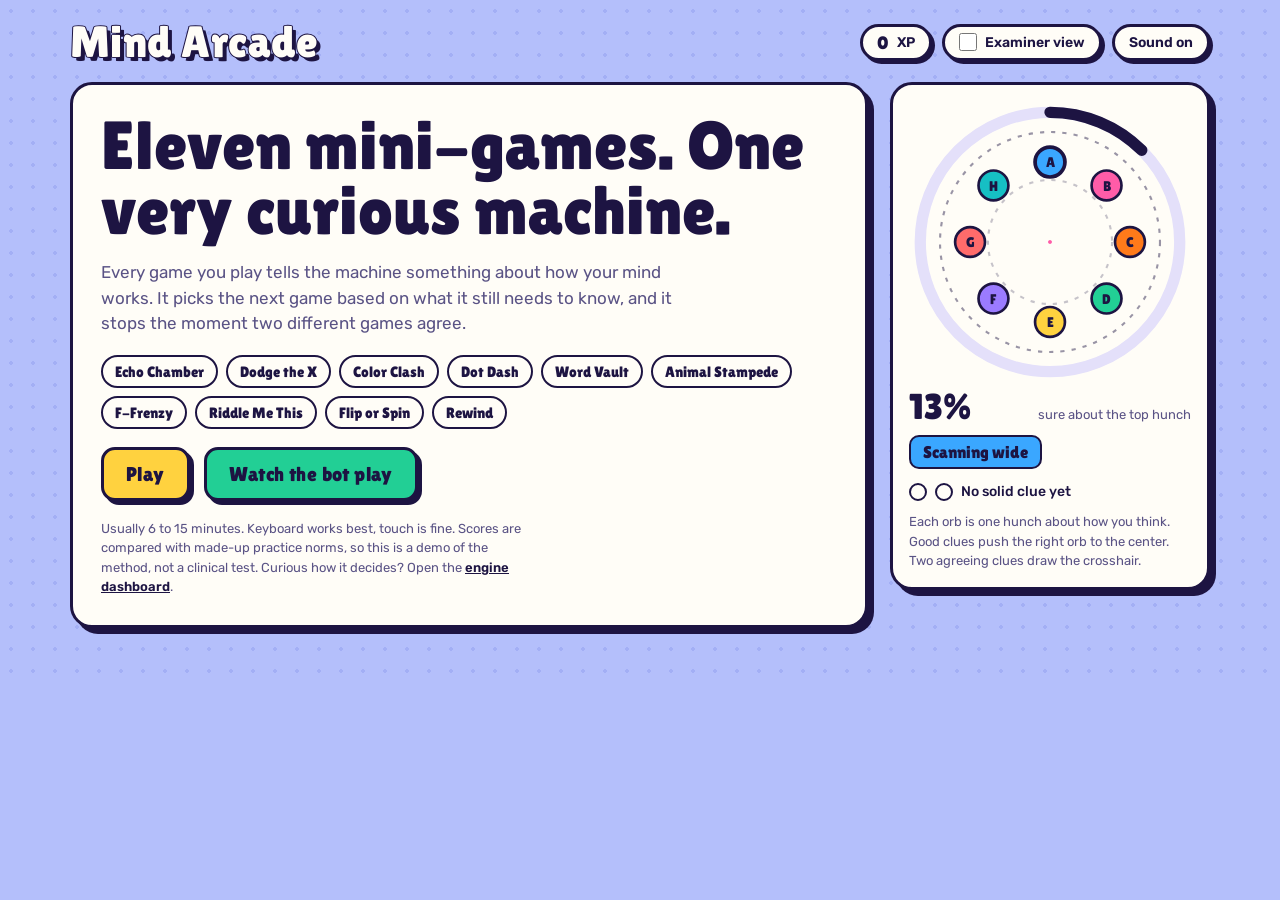
<file: index.html>
<!doctype html>
<html lang="en">
<head>
<meta charset="utf-8">
<meta name="viewport" content="width=device-width, initial-scale=1, viewport-fit=cover">
<title>Mind Arcade</title>
<link rel="preconnect" href="https://fonts.googleapis.com">
<link rel="preconnect" href="https://fonts.gstatic.com" crossorigin>
<link rel="stylesheet" href="https://fonts.googleapis.com/css2?family=Lilita+One&family=Rubik:wght@400;500;600;700&display=swap">
<link rel="stylesheet" href="css/arcade.css">
</head>
<body>
<div class="wrap">
  <header class="top">
    <h1 class="logo">Mind Arcade</h1>
    <div class="top-r">
      <span class="pill" aria-live="polite"><b id="xp">0</b> XP</span>
      <label class="pill" for="examToggle"><input type="checkbox" id="examToggle"> Examiner view</label>
      <button class="pill" id="soundToggle" aria-pressed="true">Sound on</button>
    </div>
  </header>

  <div class="grid">
    <div class="field">
      <section id="v-title" class="panel title-card">
        <h2>Eleven mini-games. One very curious machine.</h2>
        <p>Every game you play tells the machine something about how your mind works. It picks the next game based on what it still needs to know, and it stops the moment two different games agree.</p>
        <div class="marquee" aria-label="Games in the arcade"><span>Echo Chamber</span><span>Dodge the X</span><span>Color Clash</span><span>Dot Dash</span><span>Word Vault</span><span>Animal Stampede</span><span>F-Frenzy</span><span>Riddle Me This</span><span>Flip or Spin</span><span>Rewind</span></div>
        <div class="title-actions"><button class="btn go" id="btnStart">Play</button><button class="btn alt" id="btnDemo">Watch the bot play</button></div>
        <p class="fine">Usually 6 to 15 minutes. Keyboard works best, touch is fine. Scores are compared with made-up practice norms, so this is a demo of the method, not a clinical test. Curious how it decides? Open the <a href="dashboard.html">engine dashboard</a>.</p>
      </section>

      <section id="v-board" class="panel" hidden>
        <div class="board-head"><h2>Pick-a-level board</h2><span class="who" id="who"></span></div>
        <p id="pickNote"></p>
        <div class="levels" id="levels"></div>
        <div class="next-bar" id="nextBar" hidden>
          <div><h3 id="nextName"></h3><p id="nextBlurb"></p><p class="next-why" id="nextWhy" hidden></p></div>
          <div class="next-actions"><button class="btn go small" id="btnPlay">Play level</button><button class="btn ghost small" id="btnSkip">Skip</button></div>
        </div>
      </section>

      <section id="v-cabinet" class="cabinet" hidden>
        <div class="cab-bar"><h2 id="cabTitle"></h2><span id="cabLevel"></span></div>
        <div id="stage" class="stage" aria-live="polite"></div>
        <div class="clear-card" id="clearCard" hidden><div><b>Cleared!</b><span id="clearName"></span> · +100 XP</div></div>
      </section>

      <section id="v-finale" class="panel fin" hidden>
        <h2 id="finTitle"></h2>
        <p id="finLine"></p>
        <div id="finReveal"></div>
        <div class="fin-stats" id="finStats"></div>
        <ol class="fin-path" id="finPath" aria-label="Levels in the order played"></ol>
        <div class="title-actions"><button class="btn go" id="btnAgain">Play again</button><button class="btn small ghost" id="btnHome">Back to title</button></div>
      </section>
    </div>

    <aside class="hud">
      <section class="panel">
        <div class="radar-box"><svg id="radar" viewBox="0 0 200 200" role="img" aria-label="Eight hunches; the likelier a hunch, the bigger its orb and the closer it drifts to the center"></svg></div>
        <div class="lock-read"><b id="lockPct">13%</b><span>sure about the top hunch</span></div>
        <div style="margin-top:10px"><span class="mode m-explore" id="modeBadge">Scanning wide</span></div>
        <div class="clues" id="clues"></div>
        <p class="hud-note">Each orb is one hunch about how you think. Good clues push the right orb to the center. Two agreeing clues draw the crosshair.</p>
        <div id="exam" hidden></div>
      </section>
      <button class="btn ghost small" id="btnQuit2">Quit to title</button>
    </aside>
  </div>
</div>
<div id="fx" aria-hidden="true"></div>
<script src="js/engine.js"></script>
<script src="js/tasks.js"></script>
<script src="js/arcade.js"></script>
</body>
</html>
</file>
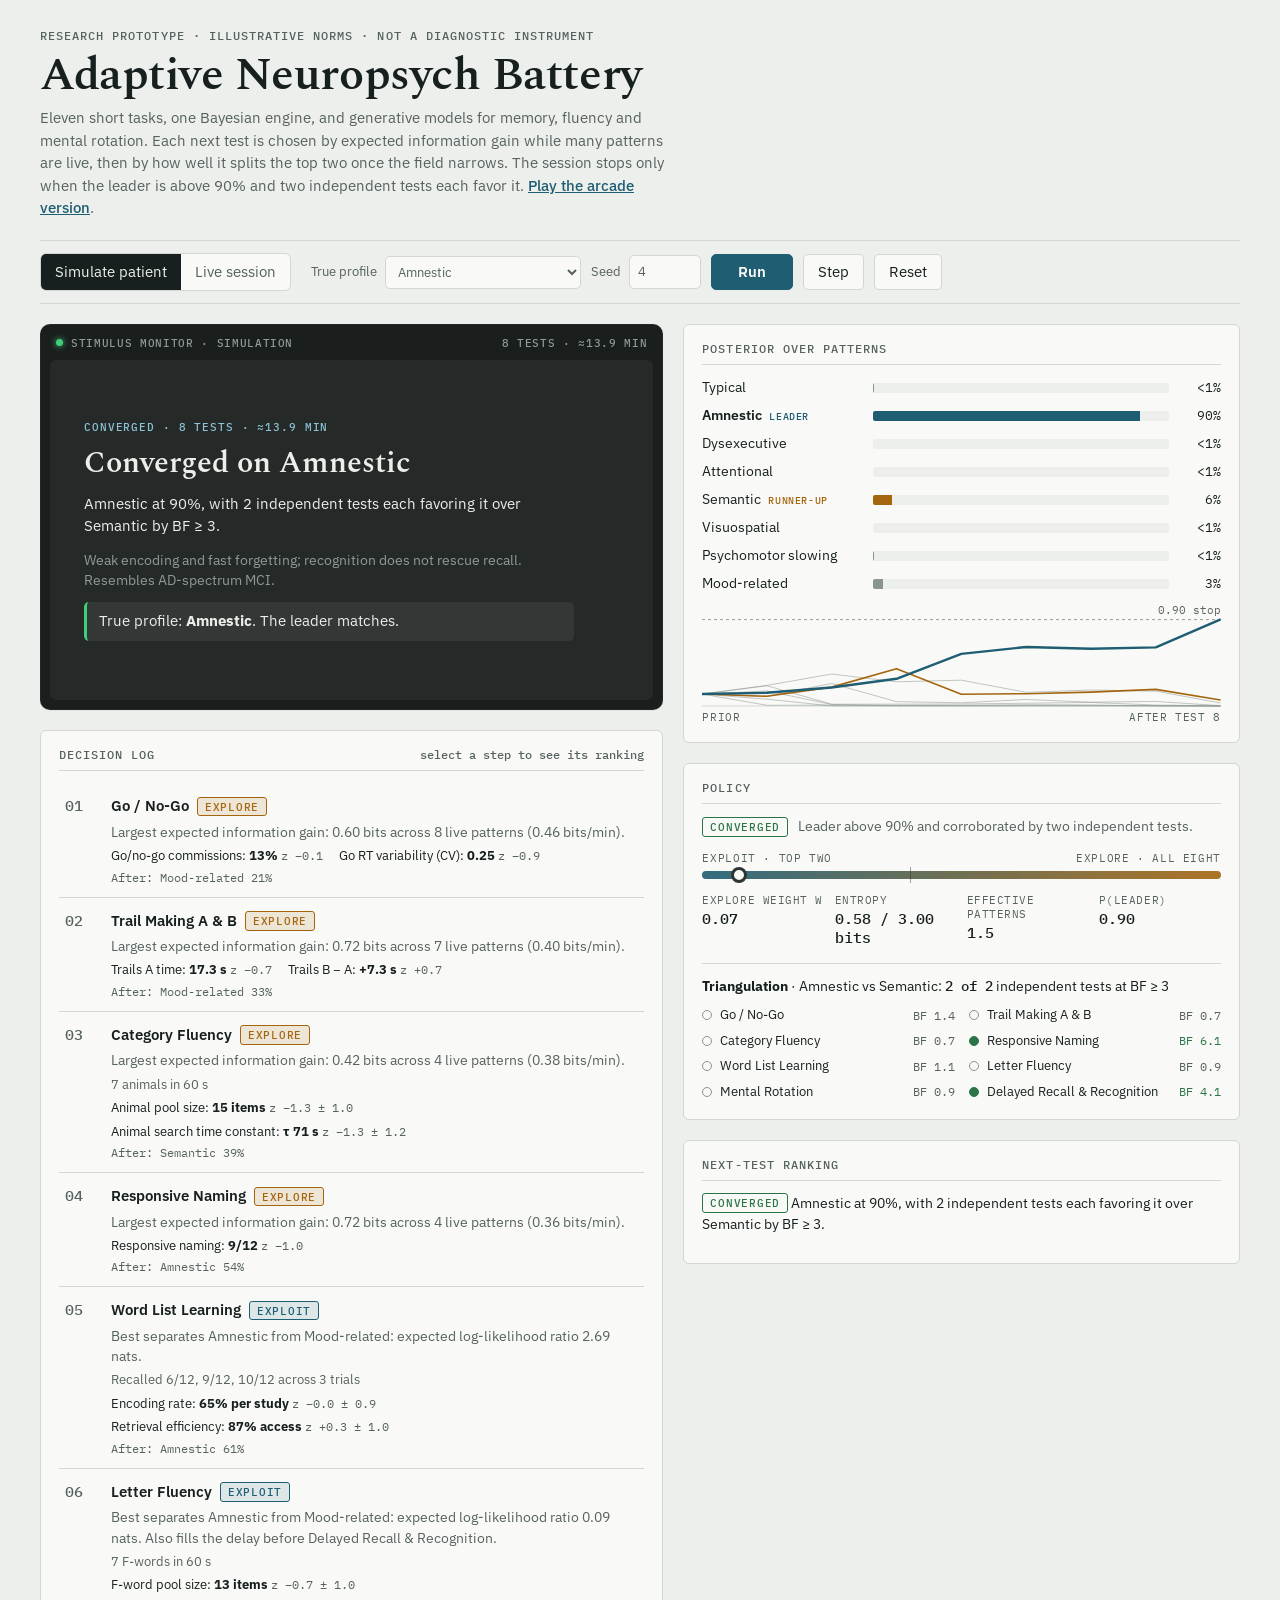
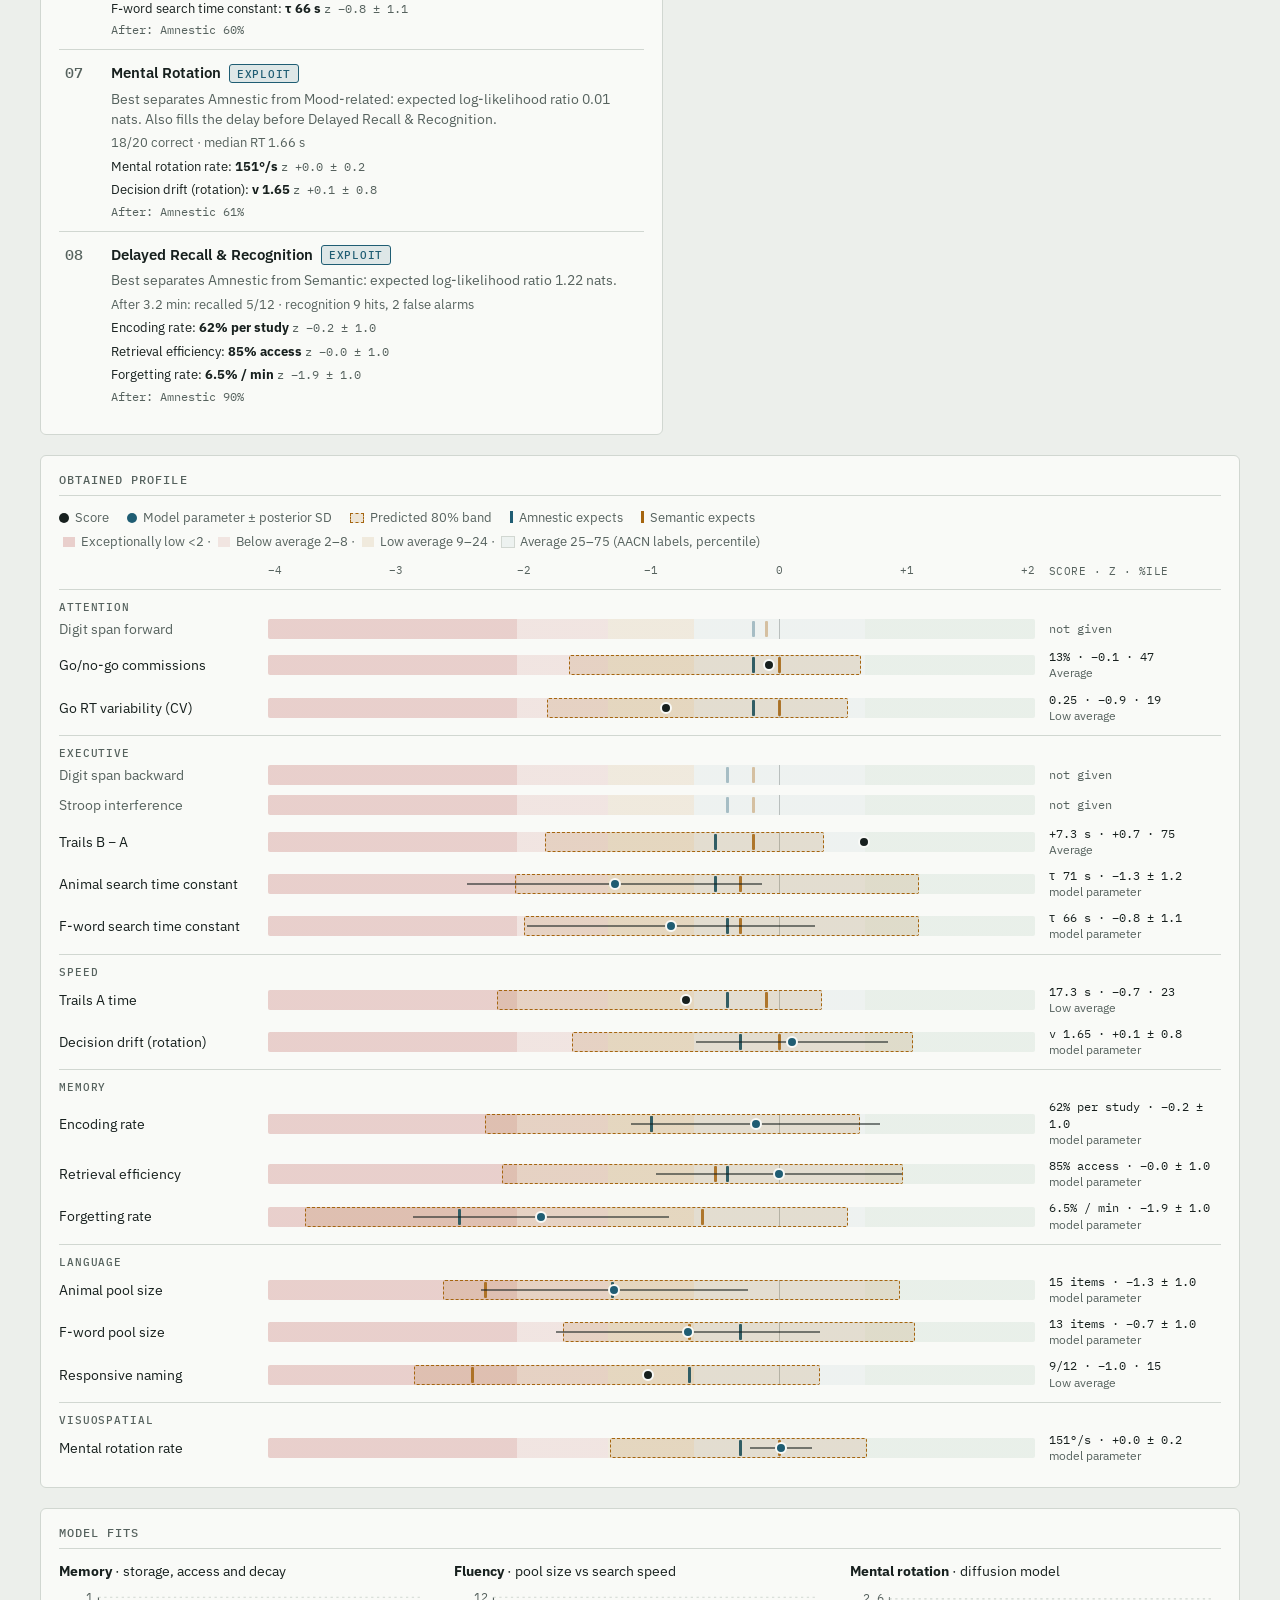
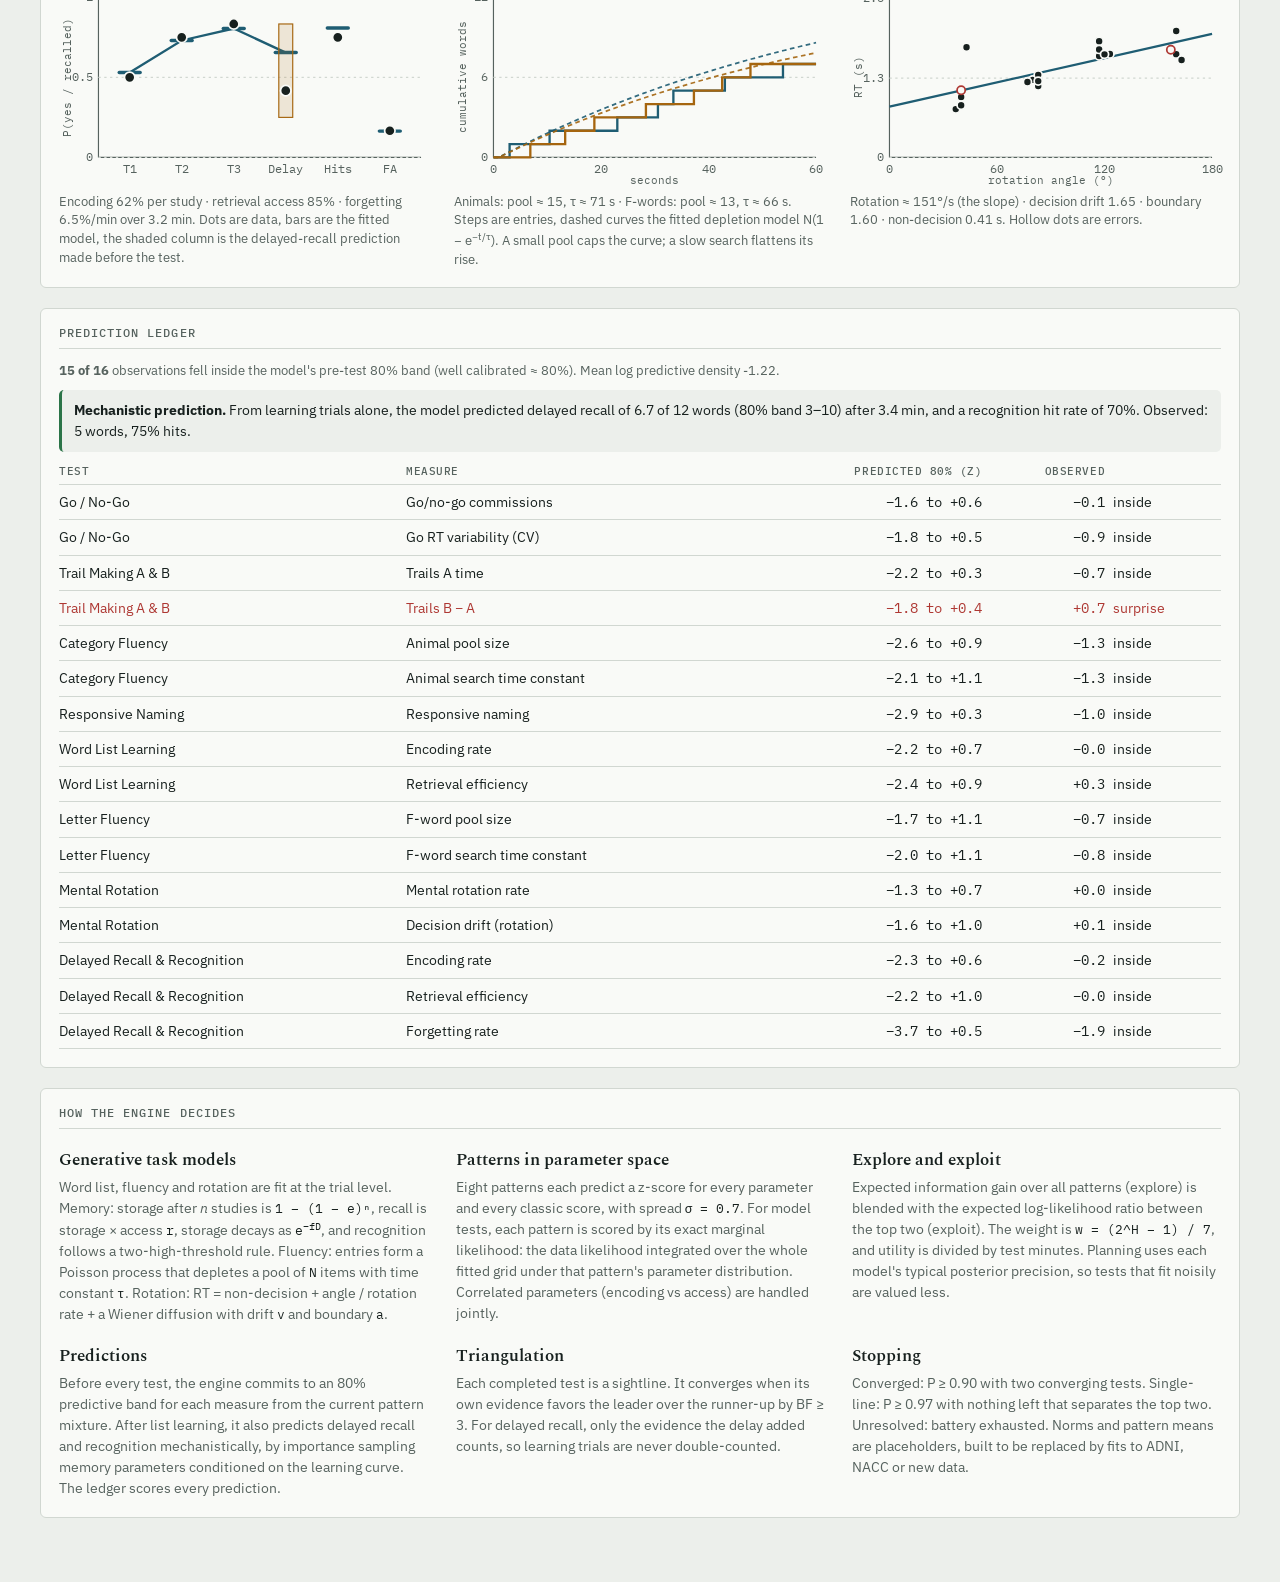
<file: dashboard.html>
<!doctype html>
<html lang="en">
<head>
<meta charset="utf-8">
<meta name="viewport" content="width=device-width, initial-scale=1, viewport-fit=cover">
<title>Adaptive Neuropsych Battery</title>
<link rel="preconnect" href="https://fonts.googleapis.com">
<link rel="preconnect" href="https://fonts.gstatic.com" crossorigin>
<link rel="stylesheet" href="https://fonts.googleapis.com/css2?family=IBM+Plex+Mono:wght@400;500&family=IBM+Plex+Sans:ital,wght@0,400;0,500;0,600;1,400&family=Spectral:wght@500;600&display=swap">
<link rel="stylesheet" href="css/dashboard.css">
</head>
<body>
<div class="wrap">
  <header class="mast">
    <p class="eyebrow">Research prototype · illustrative norms · not a diagnostic instrument</p>
    <h1>Adaptive Neuropsych Battery</h1>
    <p class="lede">Eleven short tasks, one Bayesian engine, and generative models for memory, fluency and mental rotation. Each next test is chosen by expected information gain while many patterns are live, then by how well it splits the top two once the field narrows. The session stops only when the leader is above 90% and two independent tests each favor it. <a href="index.html">Play the arcade version</a>.</p>
  </header>

  <div class="controls">
    <div class="seg" role="group" aria-label="Mode">
      <button id="modeSim" aria-pressed="true">Simulate patient</button>
      <button id="modeLive" aria-pressed="false">Live session</button>
    </div>
    <div id="simCtl" class="ctl-row">
      <label for="truth">True profile <select id="truth"></select></label>
      <label for="seed">Seed <input id="seed" type="number" min="1" max="99999" value="4"></label>
      <button id="btnRun" class="btn primary">Run</button>
      <button id="btnStep" class="btn">Step</button>
      <button id="btnReset" class="btn">Reset</button>
    </div>
    <div id="liveCtl" class="ctl-row" hidden>
      <span class="hint">Takes 8 to 15 minutes. A keyboard works best; touch is supported.</span>
      <button id="btnLive" class="btn primary">Start session</button>
      <button id="btnEnd" class="btn" disabled>End session</button>
    </div>
  </div>

  <main class="grid">
    <div class="col">
      <div class="screen">
        <div class="screen-bar"><span id="screenLabel">Stimulus monitor · simulation</span><span id="screenClock"></span></div>
        <div id="stage" class="stage" aria-live="polite"></div>
      </div>
      <section class="panel"><h2>Decision log <span class="muted" style="text-transform:none;letter-spacing:0">select a step to see its ranking</span></h2><ol id="trace" class="trace"></ol></section>
    </div>
    <div class="col">
      <section class="panel"><h2>Posterior over patterns</h2><div id="post"></div><div id="evo"></div></section>
      <section class="panel"><h2>Policy</h2><div id="policy"></div></section>
      <section class="panel"><h2><span id="candTitle">Next-test ranking</span><button id="candBack" hidden>Show current</button></h2><div id="cands"></div></section>
    </div>
  </main>

  <section class="panel">
    <h2>Obtained profile</h2>
    <div class="prof-head" id="profLegend"></div>
    <div id="profile"></div>
  </section>

  <section class="panel"><h2>Model fits</h2><div id="fits" class="fits"></div></section>
  <section class="panel"><h2>Prediction ledger</h2><div id="ledger"></div></section>

  <section class="panel methods">
    <h2>How the engine decides</h2>
    <div><h3>Generative task models</h3><p>Word list, fluency and rotation are fit at the trial level. Memory: storage after <i>n</i> studies is <code>1 − (1 − e)ⁿ</code>, recall is storage × access <code>r</code>, storage decays as <code>e<sup>−fD</sup></code>, and recognition follows a two-high-threshold rule. Fluency: entries form a Poisson process that depletes a pool of <code>N</code> items with time constant <code>τ</code>. Rotation: RT = non-decision + angle / rotation rate + a Wiener diffusion with drift <code>v</code> and boundary <code>a</code>.</p></div>
    <div><h3>Patterns in parameter space</h3><p>Eight patterns each predict a z-score for every parameter and every classic score, with spread <code>σ = 0.7</code>. For model tests, each pattern is scored by its exact marginal likelihood: the data likelihood integrated over the whole fitted grid under that pattern's parameter distribution. Correlated parameters (encoding vs access) are handled jointly.</p></div>
    <div><h3>Explore and exploit</h3><p>Expected information gain over all patterns (explore) is blended with the expected log-likelihood ratio between the top two (exploit). The weight is <code>w = (2^H − 1) / 7</code>, and utility is divided by test minutes. Planning uses each model's typical posterior precision, so tests that fit noisily are valued less.</p></div>
    <div><h3>Predictions</h3><p>Before every test, the engine commits to an 80% predictive band for each measure from the current pattern mixture. After list learning, it also predicts delayed recall and recognition mechanistically, by importance sampling memory parameters conditioned on the learning curve. The ledger scores every prediction.</p></div>
    <div><h3>Triangulation</h3><p>Each completed test is a sightline. It converges when its own evidence favors the leader over the runner-up by BF ≥ 3. For delayed recall, only the evidence the delay added counts, so learning trials are never double-counted.</p></div>
    <div><h3>Stopping</h3><p>Converged: P ≥ 0.90 with two converging tests. Single-line: P ≥ 0.97 with nothing left that separates the top two. Unresolved: battery exhausted. Norms and pattern means are placeholders, built to be replaced by fits to ADNI, NACC or new data.</p></div>
  </section>
</div>
<script src="js/engine.js"></script>
<script src="js/tasks.js"></script>
<script src="js/dashboard.js"></script>
</body>
</html>
</file>
<file: css/arcade.css>
/* base reset */
*,*::before,*::after{box-sizing:border-box}
body{margin:0}
img{max-width:100%}
[hidden]{display:none!important}

/* Layout: a toy-cabinet arcade. Play field on the left (title, level board, game screen, finale);
   a sticker-style HUD on the right whose radar shows eight hunches drifting to the center as the engine converges. */
:root {
  --bg: #B4BFFB; --bg-dot: #A3AFF5; --ink: #1D1442; --card: #FFFDF7; --muted: #5A5385;
  --sky: #3AA7FF; --pink: #FF5CA8; --tangerine: #FF7A1A; --mint: #22CF95; --lemon: #FFD23F; --violet: #9B7BFF; --coral: #FF6B6B; --teal: #16BFC4;
  --screen: #1A1340; --screen-2: #241C55; --screen-ink: #F6F3FF; --screen-dim: #A39CD6; --screen-accent: #FFD23F;
  --st-red: #FF5A52; --st-green: #3FCF78; --st-blue: #5B95FF; --st-yellow: #FFD449;
  --f-display: 'Lilita One', 'Arial Rounded MT Bold', 'Trebuchet MS', sans-serif;
  --f-body: 'Rubik', system-ui, -apple-system, 'Segoe UI', sans-serif;
  --line: 3px solid var(--ink); --pop: 4px 4px 0 var(--ink); --pop-sm: 3px 3px 0 var(--ink);
  color-scheme: light;
}
* { box-sizing: border-box; }
html { background: var(--bg); }
body { background: var(--bg) radial-gradient(var(--bg-dot) 1.6px, transparent 1.7px) 0 0 / 22px 22px; color: var(--ink); font: 16px/1.5 var(--f-body); min-height: 100%; }
button, input { font: inherit; color: inherit; }
kbd { font: 600 .8em var(--f-body); border: 2px solid currentColor; border-radius: 5px; padding: 0 .35em; }
:focus-visible { outline: 3px solid var(--ink); outline-offset: 3px; }
.wrap { max-width: 1180px; margin: 0 auto; padding-inline: 20px; padding-block: 20px 56px; display: grid; gap: 18px; }
@media (max-width: 520px) { .wrap { padding-inline: 16px; } }

/* top bar */
.top { display: flex; flex-wrap: wrap; gap: 12px 18px; align-items: center; justify-content: space-between; }
.logo { margin: 0; font: 400 clamp(30px, 5vw, 44px)/1 var(--f-display); letter-spacing: .01em; color: var(--card); -webkit-text-stroke: 2px var(--ink); paint-order: stroke fill; text-shadow: 4px 4px 0 var(--ink); }
.top-r { display: flex; flex-wrap: wrap; gap: 10px; align-items: center; }
.pill { display: inline-flex; align-items: center; gap: 8px; background: var(--card); border: var(--line); border-radius: 999px; padding: 5px 14px; box-shadow: var(--pop-sm); font-weight: 600; font-size: 14px; cursor: pointer; }
.pill b { font: 400 18px var(--f-display); font-variant-numeric: tabular-nums; }
.pill input { width: 18px; height: 18px; accent-color: var(--ink); margin: 0; }
.pill[aria-pressed="false"] { opacity: .65; }

.grid { display: grid; grid-template-columns: minmax(0, 1fr) 320px; gap: 22px; align-items: start; }
@media (max-width: 900px) { .grid { grid-template-columns: minmax(0, 1fr); } }

/* buttons */
.btn { font: 400 20px/1 var(--f-display); letter-spacing: .02em; border: var(--line); border-radius: 14px; padding: 14px 22px; background: var(--card); box-shadow: var(--pop); cursor: pointer; transition: transform .08s, box-shadow .08s; }
.btn:active { transform: translate(3px, 3px); box-shadow: 1px 1px 0 var(--ink); }
.btn.go { background: var(--lemon); }
.btn.alt { background: var(--mint); }
.btn.small { font-size: 16px; padding: 9px 14px; border-radius: 11px; box-shadow: var(--pop-sm); }
.btn.ghost { background: transparent; box-shadow: none; border-width: 2px; }

/* play field panels */
.field { position: relative; min-width: 0; }
.panel { background: var(--card); border: var(--line); border-radius: 22px; box-shadow: 6px 6px 0 var(--ink); padding: clamp(18px, 3vw, 28px); }

/* title */
.title-card { display: grid; gap: 18px; }
.title-card h2 { margin: 0; font: 400 clamp(38px, 6.5vw, 68px)/.95 var(--f-display); text-wrap: balance; }
.title-card p { margin: 0; max-width: 54ch; font-size: 17px; color: var(--muted); }
.title-actions { display: flex; flex-wrap: wrap; gap: 14px; }
.marquee { display: flex; flex-wrap: wrap; gap: 8px; }
.marquee span { font: 400 15px var(--f-display); padding: 6px 12px; border: 2px solid var(--ink); border-radius: 999px; }
.fine { font-size: 13px !important; }

/* board */
.board-head { display: flex; flex-wrap: wrap; gap: 8px 16px; align-items: baseline; justify-content: space-between; margin-bottom: 14px; }
.board-head h2 { margin: 0; font: 400 28px/1.1 var(--f-display); }
.who { font-weight: 600; font-size: 14px; color: var(--muted); }
#pickNote { margin: 0 0 16px; min-height: 1.5em; }
.levels { display: grid; grid-template-columns: repeat(auto-fill, minmax(150px, 1fr)); gap: 12px; }
.lv { position: relative; display: grid; gap: 2px; padding: 12px 12px 10px; border: var(--line); border-radius: 16px; background: var(--card); box-shadow: var(--pop-sm); min-width: 0; transition: transform .12s, background .12s; }
.lv-glyph { font: 400 30px/1.1 var(--f-display); }
.lv-name { font-weight: 700; font-size: 15px; line-height: 1.2; }
.lv-sub { font-size: 12.5px; color: var(--muted); }
.lv.t-sky .lv-glyph { color: var(--sky); } .lv.t-pink .lv-glyph { color: var(--pink); } .lv.t-tangerine .lv-glyph { color: var(--tangerine); }
.lv.t-mint .lv-glyph { color: var(--mint); } .lv.t-lemon .lv-glyph { color: #D9A800; } .lv.t-violet .lv-glyph { color: var(--violet); }
.lv .lv-glyph { -webkit-text-stroke: 1.5px var(--ink); paint-order: stroke fill; }
.lv.played { background: #ECE9FF; }
.lv.played::after { content: 'Cleared'; position: absolute; top: 8px; right: -6px; transform: rotate(8deg); font: 400 13px var(--f-display); background: var(--mint); border: 2px solid var(--ink); border-radius: 6px; padding: 1px 7px; }
.lv.skipped { opacity: .5; }
.lv.locked { border-style: dashed; box-shadow: none; opacity: .7; }
.lv.hop { transform: translate(-2px, -4px) rotate(-1.5deg); background: var(--lemon); }
.lv.next { background: var(--lemon); transform: translate(-2px, -4px) rotate(-1.5deg); box-shadow: 6px 7px 0 var(--ink); animation: bob 1.1s ease-in-out infinite; }
@keyframes bob { 50% { transform: translate(-2px, -8px) rotate(1deg); } }
.next-bar { margin-top: 18px; display: grid; grid-template-columns: minmax(0, 1fr) auto; gap: 12px 18px; align-items: center; padding: 16px 18px; border: var(--line); border-radius: 18px; background: var(--ink); color: var(--card); }
.next-bar h3 { margin: 0; font: 400 26px/1.1 var(--f-display); color: var(--lemon); }
.next-bar p { margin: 2px 0 0; }
.next-why { font-size: 13px; color: var(--screen-dim); }
.next-actions { display: flex; flex-wrap: wrap; gap: 10px; }
.next-bar .btn.ghost { color: var(--card); border-color: var(--card); }
@media (max-width: 560px) { .next-bar { grid-template-columns: minmax(0, 1fr); } }

/* cabinet (game screen) */
.cabinet { background: var(--ink); border-radius: 26px; padding: 12px; box-shadow: 6px 6px 0 rgba(29, 20, 66, .35); }
.cab-bar { display: flex; justify-content: space-between; align-items: center; gap: 10px; padding: 4px 8px 12px; color: var(--card); }
.cab-bar h2 { margin: 0; font: 400 24px/1 var(--f-display); color: var(--lemon); }
.cab-bar span { font-size: 13px; color: var(--screen-dim); }
.stage { background: var(--screen-2); border-radius: 16px; min-height: 380px; display: grid; position: relative; overflow: hidden; color: var(--screen-ink); }
.stage::before { content: ''; position: absolute; inset: 0; pointer-events: none; background: repeating-linear-gradient(0deg, rgba(255,255,255,.025) 0 2px, transparent 2px 4px); }
.st-card { align-self: center; padding: 26px clamp(18px, 4vw, 36px); display: grid; gap: 12px; max-width: 62ch; position: relative; }
.st-eyebrow { margin: 0; font-weight: 600; font-size: 13px; color: var(--screen-accent); }
.st-title { margin: 0; font: 400 clamp(26px, 3.4vw, 34px)/1.1 var(--f-display); }
.st-why, .st-instr { margin: 0; }
.st-instr { line-height: 1.65; font-size: 17px; }
.st-dim { margin: 0; color: var(--screen-dim); font-size: 14px; }
.st-prompt { margin: 0; font-size: 19px; }
.st-actions { display: flex; flex-wrap: wrap; gap: 10px; margin-top: 6px; }
.st-btn { font: 400 18px/1 var(--f-display); letter-spacing: .02em; background: var(--lemon); color: var(--ink); border: 3px solid var(--lemon); border-radius: 12px; padding: 12px 18px; cursor: pointer; box-shadow: 0 4px 0 #B88F00; transition: transform .06s, box-shadow .06s; }
.st-btn:active { transform: translateY(3px); box-shadow: 0 1px 0 #B88F00; }
.st-btn.ghost { background: transparent; color: var(--screen-ink); border-color: rgba(246, 243, 255, .5); box-shadow: none; }
.st-btn.ghost:hover { border-color: var(--screen-ink); }
.st-btn:focus-visible, .st-input:focus-visible, .st-node:focus-visible { outline: 3px solid var(--screen-accent); outline-offset: 2px; }
.st-center { display: grid; place-items: center; min-height: 250px; }
.st-big { font: 400 clamp(64px, 12vw, 108px)/1 var(--f-display); letter-spacing: .03em; min-height: 1em; }
.st-big.dim { color: var(--screen-dim); }
.st-big.word { font: 400 clamp(40px, 7vw, 60px)/1 var(--f-display); }
.st-big.st-word { font: 700 clamp(42px, 8vw, 68px)/1 var(--f-body); letter-spacing: .04em; }
.st-trial { display: grid; grid-template-rows: 1fr auto; padding: 16px; gap: 14px; position: relative; }
.st-choices { display: flex; flex-wrap: wrap; gap: 10px; justify-content: center; }
.st-choices .st-btn { min-width: 7.5em; }
.st-pad { justify-self: center; width: min(340px, 100%); height: 72px; border-radius: 16px; border: 3px solid var(--pink); background: transparent; color: var(--pink); font: 400 20px var(--f-display); letter-spacing: .06em; cursor: pointer; touch-action: manipulation; }
.st-pad.hit { background: var(--pink); color: var(--ink); }
.st-input { flex: 1 1 12em; min-width: 0; background: var(--screen); color: var(--screen-ink); border: 2px solid rgba(246, 243, 255, .35); border-radius: 10px; padding: 10px 12px; font: 500 18px var(--f-body); }
.st-entry-row { display: flex; flex-wrap: wrap; gap: 8px; }
.st-chips { display: flex; flex-wrap: wrap; gap: 6px; min-height: 32px; }
.st-chip { font-weight: 600; font-size: 14px; padding: 4px 10px; border-radius: 999px; background: var(--screen-accent); color: var(--ink); }
.st-entry-foot { display: flex; align-items: baseline; gap: 10px; justify-content: space-between; }
.st-clock { font: 400 36px var(--f-display); font-variant-numeric: tabular-nums; color: var(--screen-accent); }
.st-trail-wrap { padding: 12px; display: grid; gap: 8px; position: relative; }
.st-trail { position: relative; width: 100%; aspect-ratio: 4 / 3; max-height: 72vh; }
@media (max-width: 520px) { .st-trail { aspect-ratio: 1 / 1.05; } }
.st-trail-lines { position: absolute; inset: 0; width: 100%; height: 100%; }
.st-trail-lines line { stroke: var(--mint); stroke-width: 3; stroke-linecap: round; }
.st-node { position: absolute; width: 44px; height: 44px; margin: -22px 0 0 -22px; border-radius: 50%; border: 3px solid var(--screen-ink); background: var(--screen-2); color: var(--screen-ink); font: 400 17px var(--f-display); cursor: pointer; touch-action: manipulation; }
.st-node.done { background: var(--mint); border-color: var(--mint); color: var(--ink); }
.st-node.wrong { background: var(--st-red); border-color: var(--st-red); }
.st-canvas { width: 100%; height: clamp(180px, 34vw, 270px); }
.botbar { height: 16px; border-radius: 999px; background: var(--screen); overflow: hidden; border: 2px solid var(--screen-dim); }
.botbar span { display: block; height: 100%; width: 0; background: var(--lemon); animation: fill 1.05s ease-in-out forwards; }
@keyframes fill { to { width: 100%; } }

/* cleared overlay */
.clear-card { position: absolute; inset: 0; display: grid; place-items: center; background: rgba(29, 20, 66, .55); border-radius: 26px; z-index: 5; }
.clear-card div { background: var(--lemon); border: var(--line); border-radius: 22px; box-shadow: 6px 6px 0 var(--ink); padding: 22px 30px; text-align: center; transform: rotate(-3deg); animation: pop .35s cubic-bezier(.2, 1.6, .4, 1); }
.clear-card b { display: block; font: 400 clamp(36px, 6vw, 54px)/1 var(--f-display); }
.clear-card span { font-weight: 600; }
@keyframes pop { from { transform: scale(.3) rotate(-12deg); } }

/* finale */
.fin { display: grid; gap: 16px; }
.fin h2 { margin: 0; font: 400 clamp(40px, 7vw, 72px)/.95 var(--f-display); }
.fin > p { margin: 0; font-size: 17px; }
.fin-pattern, .fin-truth { margin: 0; padding: 12px 16px; border: 2px solid var(--ink); border-radius: 14px; background: #ECE9FF; }
.fin-pattern .sw { vertical-align: -1px; margin-right: 8px; }
.fin-truth.ok { background: #C9F5E3; } .fin-truth.miss { background: #FFD9D9; }
.fin-stats { display: grid; grid-template-columns: repeat(3, minmax(0, 1fr)); gap: 10px; }
.fin-stats div { border: var(--line); border-radius: 14px; padding: 10px 12px; background: var(--card); box-shadow: var(--pop-sm); }
.fin-stats b { display: block; font: 400 30px/1 var(--f-display); font-variant-numeric: tabular-nums; }
.fin-stats span { font-size: 13px; color: var(--muted); }
.fin-path { list-style: none; margin: 0; padding: 0; display: flex; flex-wrap: wrap; gap: 8px; counter-reset: lv; }
.fin-path li { counter-increment: lv; display: grid; padding: 6px 12px; border: 2px solid var(--ink); border-radius: 12px; font-weight: 600; font-size: 14px; line-height: 1.25; }
.fin-path li::before { content: counter(lv); font: 400 14px var(--f-display); color: var(--muted); }
.fin-path li em { font-style: normal; font-weight: 400; font-size: 12px; color: var(--muted); }
.fin-path li.skipped { opacity: .5; }

/* HUD */
.hud { display: grid; gap: 14px; }
.hud .panel { padding: 16px; border-radius: 22px; }
.radar-box { position: relative; }
#radar { width: 100%; aspect-ratio: 1; display: block; overflow: visible; }
@media (max-width: 900px) { #radar { max-width: 240px; margin: 0 auto; } }
.rad-ring { fill: none; stroke: var(--ink); stroke-width: 1.5; stroke-dasharray: 3 5; opacity: .45; }
.rad-ring.faint { opacity: .25; }
.lock-track { fill: none; stroke: #E4E0FA; stroke-width: 8; }
.lock-arc { fill: none; stroke: var(--ink); stroke-width: 8; stroke-linecap: round; transform: rotate(-90deg); transform-origin: 100px 100px; transition: stroke-dasharray .7s cubic-bezier(.3, 1.3, .5, 1); }
.cross { stroke: var(--pink); stroke-width: 2.5; stroke-linecap: round; transition: all .6s ease; }
.orb { transition: transform .8s cubic-bezier(.3, 1.4, .5, 1); }
.orb > g { transition: transform .8s cubic-bezier(.3, 1.4, .5, 1); }
.orb circle { stroke: var(--ink); stroke-width: 2.5; }
.orb text { font: 400 13px var(--f-display); text-anchor: middle; fill: var(--ink); }
.orb.lead circle { stroke-width: 3.5; }
.o-sky { fill: var(--sky); background: var(--sky); } .o-pink { fill: var(--pink); background: var(--pink); } .o-tangerine { fill: var(--tangerine); background: var(--tangerine); }
.o-mint { fill: var(--mint); background: var(--mint); } .o-lemon { fill: var(--lemon); background: var(--lemon); } .o-violet { fill: var(--violet); background: var(--violet); }
.o-coral { fill: var(--coral); background: var(--coral); } .o-teal { fill: var(--teal); background: var(--teal); }
.lock-read { display: flex; justify-content: space-between; align-items: baseline; margin-top: 6px; }
.lock-read b { font: 400 36px/1 var(--f-display); font-variant-numeric: tabular-nums; }
.lock-read span { font-size: 13px; color: var(--muted); }
.mode { display: inline-block; font: 400 17px/1 var(--f-display); padding: 7px 12px 6px; border: 2px solid var(--ink); border-radius: 10px; }
.m-explore { background: var(--sky); } .m-exploit { background: var(--tangerine); } .m-confirm { background: var(--violet); }
.m-converged { background: var(--mint); } .m-narrow { background: var(--lemon); } .m-exhausted { background: var(--coral); }
.clues { display: flex; align-items: center; gap: 8px; margin-top: 12px; font-size: 14px; font-weight: 500; }
.clue { width: 18px; height: 18px; border: 2.5px solid var(--ink); border-radius: 50%; }
.clue.on { background: var(--pink); }
.hud-note { margin: 10px 0 0; font-size: 13px; color: var(--muted); }
.exam-list { list-style: none; margin: 0; padding: 0; display: grid; gap: 4px; font-size: 14px; }
.exam-list li { display: grid; grid-template-columns: 14px minmax(0, 1fr) auto; gap: 8px; align-items: center; }
.exam-list b { font-variant-numeric: tabular-nums; }
.sw { display: inline-block; width: 14px; height: 14px; border-radius: 50%; border: 2px solid var(--ink); flex: none; align-self: center; }
.exam-stats { margin: 10px 0 0; font-size: 12.5px; color: var(--muted); }
#exam { border-top: 2px dashed var(--ink); margin-top: 12px; padding-top: 12px; }

/* confetti */
#fx { position: fixed; inset: 0; pointer-events: none; z-index: 20; overflow: hidden; }
.cf { position: absolute; top: 55%; width: 10px; height: 14px; border: 2px solid var(--ink); border-radius: 2px; animation: burst 1.3s cubic-bezier(.2, .7, .4, 1) forwards; }
@keyframes burst { to { transform: translate(var(--dx), calc(var(--dy) + 520px)) rotate(var(--rot)); opacity: 0; } }
@media (prefers-reduced-motion: reduce) { *, *::before, *::after { animation: none !important; transition: none !important; } }

.title-card a, .fine a { color: var(--ink); font-weight: 600; }
</file>
<file: css/dashboard.css>
/* base reset */
*,*::before,*::after{box-sizing:border-box}
body{margin:0}
img{max-width:100%}
[hidden]{display:none!important}

/* Layout: a clinician's protocol sheet. Left: the stimulus monitor (fixed dark, as in a testing room) over the decision log.
   Right: engine readouts (posterior, policy, ranking). Full-width z-profile below. */
:root {
  --paper: #ECEFEB; --sheet: #F9FAF7; --ink: #17201E; --ink-2: #56625E; --rule: #D1D7D1;
  --accent: #1F5D73; --accent-soft: rgba(31, 93, 115, .12); --runner: #A5650F; --runner-soft: rgba(165, 101, 15, .14);
  --explore: #A5650F; --good: #2B7448; --bad: #AE3833; --neutral: #8A9490;
  --band-el: rgba(174, 56, 51, .22); --band-ba: rgba(174, 56, 51, .11); --band-la: rgba(165, 101, 15, .11); --band-av: rgba(31, 93, 115, .05); --band-hi: rgba(43, 116, 72, .08);
  --screen: #1A1E1D; --screen-2: #252A29; --screen-ink: #ECEEE9; --screen-dim: #8F9A96; --screen-accent: #8CC3D6;
  --st-red: #FF5A52; --st-green: #3FCF78; --st-blue: #5B95FF; --st-yellow: #FFD449;
  --f-display: 'Spectral', Georgia, 'Times New Roman', serif;
  --f-body: 'IBM Plex Sans', system-ui, -apple-system, 'Segoe UI', sans-serif;
  --f-mono: 'IBM Plex Mono', ui-monospace, 'SF Mono', Menlo, monospace;
}
@media (prefers-color-scheme: dark) { :root:not([data-theme="light"]) {
  --paper: #0F1312; --sheet: #161B1A; --ink: #E1E6E2; --ink-2: #99A49F; --rule: #2A3230;
  --accent: #7DB6CB; --accent-soft: rgba(125, 182, 203, .14); --runner: #E0A84C; --runner-soft: rgba(224, 168, 76, .16);
  --explore: #E0A84C; --good: #6CC08D; --bad: #E6746D; --neutral: #6E7975;
  --band-el: rgba(230, 116, 109, .26); --band-ba: rgba(230, 116, 109, .13); --band-la: rgba(224, 168, 76, .12); --band-av: rgba(125, 182, 203, .05); --band-hi: rgba(108, 192, 141, .08);
  --screen: #0A0D0C; --screen-2: #161A19; color-scheme: dark; } }
:root[data-theme="dark"] {
  --paper: #0F1312; --sheet: #161B1A; --ink: #E1E6E2; --ink-2: #99A49F; --rule: #2A3230;
  --accent: #7DB6CB; --accent-soft: rgba(125, 182, 203, .14); --runner: #E0A84C; --runner-soft: rgba(224, 168, 76, .16);
  --explore: #E0A84C; --good: #6CC08D; --bad: #E6746D; --neutral: #6E7975;
  --band-el: rgba(230, 116, 109, .26); --band-ba: rgba(230, 116, 109, .13); --band-la: rgba(224, 168, 76, .12); --band-av: rgba(125, 182, 203, .05); --band-hi: rgba(108, 192, 141, .08);
  --screen: #0A0D0C; --screen-2: #161A19; color-scheme: dark; }

* { box-sizing: border-box; }
body { background: var(--paper); color: var(--ink); font: 15px/1.5 var(--f-body); }
.wrap { max-width: 1240px; margin: 0 auto; padding-inline: 20px; padding-block: 28px 64px; display: grid; gap: 20px; }
@media (max-width: 520px) { .wrap { padding-inline: 16px; } }
button, select, input { font: inherit; color: inherit; }
kbd { font: 500 .78em var(--f-mono); border: 1px solid currentColor; border-radius: 3px; padding: 0 .35em; opacity: .75; }
.muted { color: var(--ink-2); }
:focus-visible { outline: 2px solid var(--accent); outline-offset: 2px; }

/* masthead */
.mast { display: grid; gap: 8px; }
.eyebrow { margin: 0; font: 500 11.5px var(--f-mono); letter-spacing: .09em; text-transform: uppercase; color: var(--ink-2); }
h1 { margin: 0; font: 600 clamp(30px, 4.4vw, 46px)/1.05 var(--f-display); letter-spacing: -.01em; text-wrap: balance; }
.lede { margin: 0; max-width: 72ch; color: var(--ink-2); }

/* controls */
.controls { display: flex; flex-wrap: wrap; gap: 12px 20px; align-items: center; padding-block: 12px; border-block: 1px solid var(--rule); }
.seg { display: inline-flex; border: 1px solid var(--rule); border-radius: 6px; overflow: hidden; background: var(--sheet); }
.seg button { border: 0; background: none; padding: 7px 14px; cursor: pointer; color: var(--ink-2); }
.seg button[aria-pressed="true"] { background: var(--ink); color: var(--paper); }
.ctl-row { display: flex; flex-wrap: wrap; gap: 10px; align-items: center; }
.ctl-row label { display: inline-flex; gap: 8px; align-items: center; font-size: 13px; color: var(--ink-2); }
select, .ctl-row input { background: var(--sheet); border: 1px solid var(--rule); border-radius: 5px; padding: 6px 8px; }
.ctl-row input[type=number] { width: 5.5em; font-family: var(--f-mono); }
.btn { border: 1px solid var(--rule); background: var(--sheet); border-radius: 5px; padding: 6px 14px; cursor: pointer; }
.btn:hover { border-color: var(--ink-2); }
.btn.primary { background: var(--accent); border-color: var(--accent); color: var(--sheet); font-weight: 600; min-width: 5.5em; }
.btn:disabled { opacity: .45; cursor: default; }
.hint { font-size: 13px; color: var(--ink-2); }

/* grid */
.grid { display: grid; grid-template-columns: minmax(0, 1.12fr) minmax(0, 1fr); gap: 20px; align-items: start; }
.col { display: grid; gap: 20px; min-width: 0; }
@media (max-width: 980px) { .grid { grid-template-columns: minmax(0, 1fr); } }
.panel { background: var(--sheet); border: 1px solid var(--rule); border-radius: 6px; padding: 16px 18px 18px; min-width: 0; }
.panel h2 { margin: 0 0 12px; display: flex; justify-content: space-between; align-items: baseline; gap: 8px; font: 500 11.5px var(--f-mono); letter-spacing: .09em; text-transform: uppercase; color: var(--ink-2); padding-bottom: 8px; border-bottom: 1px solid var(--rule); }
.panel h2 button { font: 500 11px var(--f-mono); letter-spacing: .04em; text-transform: none; background: none; border: 0; color: var(--accent); cursor: pointer; padding: 0; }

/* chips */
.chip { display: inline-block; font: 500 10.5px/1 var(--f-mono); letter-spacing: .07em; text-transform: uppercase; padding: 4px 7px 3px; border-radius: 3px; border: 1px solid currentColor; vertical-align: 1px; white-space: nowrap; }
.chip-explore { color: var(--explore); background: var(--runner-soft); }
.chip-exploit { color: var(--accent); background: var(--accent-soft); }
.chip-confirm { color: var(--ink); background: transparent; border-style: dashed; }
.chip-converged { color: var(--good); }
.chip-narrow { color: var(--runner); }
.chip-exhausted { color: var(--bad); }

/* stimulus monitor */
.screen { background: var(--screen); color: var(--screen-ink); border-radius: 10px; padding: 10px; box-shadow: inset 0 0 0 1px rgba(255,255,255,.04), 0 1px 0 rgba(0,0,0,.05); }
.screen-bar { display: flex; justify-content: space-between; gap: 10px; font: 500 11px var(--f-mono); letter-spacing: .06em; text-transform: uppercase; color: var(--screen-dim); padding: 2px 6px 10px; }
.screen-bar span:first-child::before { content: ''; display: inline-block; width: 7px; height: 7px; border-radius: 50%; background: var(--st-green); margin-right: 8px; vertical-align: 1px; box-shadow: 0 0 6px var(--st-green); }
.stage { background: var(--screen-2); border-radius: 6px; min-height: 340px; display: grid; position: relative; overflow: hidden; }
.st-card { align-self: center; padding: 26px clamp(18px, 4vw, 34px); display: grid; gap: 12px; max-width: 62ch; }
.st-eyebrow { margin: 0; font: 500 11px var(--f-mono); letter-spacing: .08em; text-transform: uppercase; color: var(--screen-accent); }
.st-title { margin: 0; font: 600 clamp(22px, 3vw, 30px)/1.15 var(--f-display); text-wrap: balance; }
.st-why, .st-instr { margin: 0; color: var(--screen-ink); }
.st-instr { line-height: 1.6; }
.st-dim { margin: 0; color: var(--screen-dim); font-size: 13.5px; }
.st-prompt { margin: 0; font-size: 17px; }
.st-actions { display: flex; flex-wrap: wrap; gap: 10px; margin-top: 4px; }
.st-btn { background: var(--screen-ink); color: var(--screen); border: 1px solid var(--screen-ink); border-radius: 5px; padding: 9px 16px; font-weight: 600; cursor: pointer; }
.st-btn.ghost { background: transparent; color: var(--screen-ink); border-color: rgba(236,238,233,.35); font-weight: 500; }
.st-btn.ghost:hover { border-color: var(--screen-ink); }
.st-btn:focus-visible, .st-input:focus-visible, .st-node:focus-visible { outline: 2px solid var(--screen-accent); outline-offset: 2px; }
.st-center { display: grid; place-items: center; min-height: 240px; }
.st-big { font: 500 clamp(56px, 11vw, 96px)/1 var(--f-mono); letter-spacing: .02em; min-height: 1em; }
.st-big.dim { color: var(--screen-dim); }
.st-big.word { font: 600 clamp(34px, 6vw, 52px)/1 var(--f-body); letter-spacing: .01em; }
.st-big.st-word { font: 700 clamp(40px, 8vw, 66px)/1 var(--f-body); letter-spacing: .04em; }
.st-trial { display: grid; grid-template-rows: 1fr auto; padding: 16px; gap: 14px; }
.st-choices { display: flex; flex-wrap: wrap; gap: 10px; justify-content: center; }
.st-choices .st-btn { min-width: 7.5em; }
.st-pad { justify-self: center; width: min(320px, 100%); height: 64px; border-radius: 8px; border: 1px solid rgba(236,238,233,.35); background: transparent; color: var(--screen-dim); font: 500 12px var(--f-mono); letter-spacing: .1em; text-transform: uppercase; cursor: pointer; touch-action: manipulation; }
.st-pad.hit { background: rgba(236,238,233,.12); }
.st-input { flex: 1 1 12em; min-width: 0; background: var(--screen); color: var(--screen-ink); border: 1px solid rgba(236,238,233,.3); border-radius: 5px; padding: 9px 12px; font: 17px var(--f-mono); }
.st-entry-row { display: flex; flex-wrap: wrap; gap: 8px; }
.st-chips { display: flex; flex-wrap: wrap; gap: 6px; min-height: 30px; }
.st-chip { font: 13px var(--f-mono); padding: 3px 8px; border-radius: 3px; background: rgba(236,238,233,.09); }
.st-entry-foot { display: flex; align-items: baseline; gap: 10px; justify-content: space-between; }
.st-clock { font: 600 30px var(--f-mono); font-variant-numeric: tabular-nums; }
.st-trail-wrap { padding: 12px; display: grid; gap: 8px; }
.st-trail { position: relative; width: 100%; aspect-ratio: 4 / 3; max-height: 72vh; }
@media (max-width: 520px) { .st-trail { aspect-ratio: 1 / 1.05; } }
.st-trail-lines { position: absolute; inset: 0; width: 100%; height: 100%; }
.st-trail-lines line { stroke: var(--screen-accent); stroke-width: 2; }
.st-node { position: absolute; width: 42px; height: 42px; margin: -21px 0 0 -21px; border-radius: 50%; border: 1.5px solid var(--screen-ink); background: var(--screen-2); color: var(--screen-ink); font: 600 15px var(--f-mono); cursor: pointer; touch-action: manipulation; transition: background .12s; }
.st-node.done { background: var(--screen-accent); border-color: var(--screen-accent); color: var(--screen); }
.st-node.wrong { background: var(--st-red); border-color: var(--st-red); }
.st-canvas { width: 100%; height: clamp(180px, 34vw, 260px); }
.st-tbl-wrap { overflow-x: auto; }
.st-tbl { border-collapse: collapse; font-size: 13.5px; width: 100%; }
.st-tbl td { padding: 6px 10px 6px 0; border-top: 1px solid rgba(236,238,233,.12); white-space: nowrap; }
.st-tbl .num { font-family: var(--f-mono); font-variant-numeric: tabular-nums; text-align: right; }
.st-truth { margin: 0; padding: 8px 12px; border-radius: 5px; background: rgba(236,238,233,.07); border-left: 3px solid var(--screen-dim); }
.st-truth.ok { border-left-color: var(--st-green); }
.st-truth.miss { border-left-color: var(--st-red); }

/* decision log */
.trace { list-style: none; margin: 0; padding: 0; display: grid; }
.trace li + li { border-top: 1px solid var(--rule); }
.trace-empty { color: var(--ink-2); padding: 6px 0; }
.trace-btn { width: 100%; text-align: left; background: none; border: 0; padding: 12px 6px; display: grid; grid-template-columns: 2.4em minmax(0, 1fr); gap: 10px; cursor: pointer; border-radius: 4px; }
.trace-btn:hover { background: var(--accent-soft); }
.trace li.sel .trace-btn { background: var(--accent-soft); box-shadow: inset 2px 0 0 var(--accent); }
.tnum { font: 500 15px var(--f-mono); color: var(--ink-2); padding-top: 1px; }
.tbody { display: grid; gap: 4px; min-width: 0; }
.ttitle { font-weight: 600; display: flex; flex-wrap: wrap; align-items: center; gap: 8px; }
.treason { color: var(--ink-2); font-size: 13.5px; }
.tres { display: flex; flex-wrap: wrap; gap: 4px 16px; font-size: 13px; }
.tres i { font-family: var(--f-mono); font-style: normal; color: var(--ink-2); font-size: 12px; }
.tafter { font: 12px var(--f-mono); color: var(--ink-2); }

/* posterior */
#post { display: grid; gap: 7px; }
.prow { display: grid; grid-template-columns: minmax(0, 11.5em) minmax(0, 1fr) 3em; gap: 10px; align-items: center; font-size: 14px; }
.pname { white-space: nowrap; overflow: hidden; text-overflow: ellipsis; }
.pname em { font: 500 10px var(--f-mono); font-style: normal; letter-spacing: .06em; text-transform: uppercase; margin-left: 4px; }
.prow.lead .pname em { color: var(--accent); } .prow.run .pname em { color: var(--runner); }
.ptrack { height: 10px; background: var(--paper); border-radius: 2px; overflow: hidden; }
.pfill { display: block; height: 100%; background: var(--neutral); transition: width .45s ease; }
.prow.lead .pfill { background: var(--accent); } .prow.run .pfill { background: var(--runner); }
.prow.lead .pname { font-weight: 600; }
.pval { font: 13px var(--f-mono); text-align: right; font-variant-numeric: tabular-nums; }
@media (max-width: 520px) { .prow { grid-template-columns: minmax(0, 1fr) 3em; } .ptrack { grid-column: 1 / -1; grid-row: 2; } .pname em { display: none; } }
#evo { margin-top: 16px; }
.evo-plot { position: relative; height: 96px; }
.evo-plot svg { width: 100%; height: 100%; display: block; overflow: visible; }
.evo-plot polyline { fill: none; stroke-linejoin: round; }
.evo-other { stroke: var(--neutral); stroke-width: 1; opacity: .5; }
.evo-run { stroke: var(--runner); stroke-width: 1.6; }
.evo-lead { stroke: var(--accent); stroke-width: 2.4; }
.evo-grid { stroke: var(--ink-2); stroke-dasharray: 3 3; stroke-width: 1; opacity: .6; }
.evo-axis { stroke: var(--rule); stroke-width: 1; }
.evo-tick { position: absolute; right: 0; transform: translateY(-120%); font: 10.5px var(--f-mono); color: var(--ink-2); background: var(--sheet); padding-left: 4px; }
.evo-x { display: flex; justify-content: space-between; font: 10.5px var(--f-mono); color: var(--ink-2); margin-top: 4px; text-transform: uppercase; letter-spacing: .06em; }

/* policy */
.pol-head { display: flex; gap: 10px; align-items: baseline; flex-wrap: wrap; }
.pol-head p { margin: 0; flex: 1 1 18em; font-size: 14px; color: var(--ink-2); }
.gauge-wrap { margin-top: 14px; }
.gauge-labels { display: flex; justify-content: space-between; font: 10.5px var(--f-mono); letter-spacing: .06em; text-transform: uppercase; color: var(--ink-2); margin-bottom: 6px; }
.gauge { position: relative; height: 8px; border-radius: 4px; background: linear-gradient(to right, var(--accent), var(--explore)); opacity: .9; }
.gauge-mark { position: absolute; top: 50%; width: 16px; height: 16px; margin: -8px 0 0 -8px; border-radius: 50%; background: var(--sheet); border: 3px solid var(--ink); transition: left .45s ease; }
.gauge-cut { position: absolute; top: -4px; bottom: -4px; width: 1px; background: var(--ink); opacity: .45; }
.stats { display: grid; grid-template-columns: repeat(4, minmax(0, 1fr)); gap: 10px; margin: 14px 0 0; }
.stats div { min-width: 0; }
.stats dt { font: 10.5px var(--f-mono); letter-spacing: .05em; text-transform: uppercase; color: var(--ink-2); }
.stats dd { margin: 2px 0 0; font: 500 15px var(--f-mono); font-variant-numeric: tabular-nums; }
@media (max-width: 520px) { .stats { grid-template-columns: repeat(2, minmax(0, 1fr)); } }
.tri { margin-top: 16px; padding-top: 12px; border-top: 1px solid var(--rule); }
.tri-head { margin: 0 0 8px; font-size: 14px; }
.tri-k { font-family: var(--f-mono); font-weight: 500; }
.lines { list-style: none; margin: 0; padding: 0; display: grid; grid-template-columns: repeat(auto-fill, minmax(min(15em, 100%), 1fr)); gap: 6px 14px; }
.line { display: grid; grid-template-columns: 10px minmax(0, 1fr) auto; gap: 8px; align-items: center; font-size: 13px; }
.ldot { width: 10px; height: 10px; border-radius: 50%; border: 1.5px solid var(--neutral); }
.line-for .ldot { background: var(--good); border-color: var(--good); }
.line-against .ldot { background: var(--bad); border-color: var(--bad); }
.lname { white-space: nowrap; overflow: hidden; text-overflow: ellipsis; }
.lbf { font: 12px var(--f-mono); color: var(--ink-2); font-variant-numeric: tabular-nums; }
.line-for .lbf { color: var(--good); } .line-against .lbf { color: var(--bad); }

/* ranking */
.cand-note, .stop-note { margin: 0 0 10px; font-size: 13px; color: var(--ink-2); }
.stop-note { color: var(--ink); font-size: 14px; }
.tbl-wrap { overflow-x: auto; }
.cands { width: 100%; border-collapse: collapse; font-size: 13.5px; }
.cands th { text-align: left; font: 500 10.5px var(--f-mono); letter-spacing: .05em; text-transform: uppercase; color: var(--ink-2); padding: 0 8px 6px 0; border-bottom: 1px solid var(--rule); white-space: nowrap; }
.cands td { padding: 7px 8px 7px 0; border-bottom: 1px solid var(--rule); vertical-align: middle; }
.cands .num { font-family: var(--f-mono); font-variant-numeric: tabular-nums; text-align: right; white-space: nowrap; }
.cands tr.chosen td { background: var(--accent-soft); }
.cands tr.chosen .tname { font-weight: 600; box-shadow: inset 2px 0 0 var(--accent); padding-left: 8px; }
.tname { min-width: 9em; }
.tag { font: 500 10px var(--f-mono); text-transform: uppercase; letter-spacing: .05em; color: var(--good); }
.ubar { width: 30%; min-width: 80px; }
.utrack { display: block; height: 8px; background: var(--paper); border-radius: 2px; overflow: hidden; }
.ufill { display: block; height: 100%; background: var(--ink-2); }
.cands tr.chosen .ufill { background: var(--accent); }

/* profile */
.prof-head { display: flex; flex-wrap: wrap; gap: 6px 18px; font-size: 12.5px; color: var(--ink-2); margin-bottom: 12px; }
.prof-head i { display: inline-block; vertical-align: -1px; margin-right: 6px; }
.lg-dot { width: 10px; height: 10px; border-radius: 50%; background: var(--ink); }
.lg-lead { width: 3px; height: 12px; background: var(--accent); }
.lg-run { width: 3px; height: 12px; background: var(--runner); }
.lg-bands i { width: 12px; height: 10px; margin-left: 4px; }
.b-el { background: var(--band-el); } .b-ba { background: var(--band-ba); } .b-la { background: var(--band-la); } .b-av { background: var(--band-av); outline: 1px solid var(--rule); }
.prof-row { display: grid; grid-template-columns: minmax(0, 13em) minmax(0, 1fr) minmax(0, 11.5em); gap: 14px; align-items: center; padding-block: 5px; }
.prof-axis { padding-block: 0 4px; }
.axis { position: relative; height: 16px; font: 10.5px var(--f-mono); color: var(--ink-2); }
.axis span { position: absolute; transform: translateX(-50%); }
.axis span:first-child { transform: none; } .axis span:last-child { transform: translateX(-100%); }
.pvalh { font: 10.5px var(--f-mono); letter-spacing: .05em; text-transform: uppercase; color: var(--ink-2); }
.prof-dom { font: 500 11px var(--f-mono); letter-spacing: .08em; text-transform: uppercase; color: var(--ink-2); padding-top: 10px; border-top: 1px solid var(--rule); margin-top: 6px; }
.plabel { font-size: 13.5px; }
.ptrack2 { position: relative; height: 20px; }
.bands { position: absolute; inset: 0; border-radius: 2px; background: linear-gradient(to right, var(--band-el) 0 32.5%, var(--band-ba) 32.5% 44.3%, var(--band-la) 44.3% 55.5%, var(--band-av) 55.5% 77.8%, var(--band-hi) 77.8% 100%); }
.bands::after { content: ''; position: absolute; left: 66.67%; top: 0; bottom: 0; width: 1px; background: var(--ink-2); opacity: .35; }
.ptick { position: absolute; top: 2px; bottom: 2px; width: 3px; margin-left: -1.5px; border-radius: 1px; transition: left .45s ease; }
.ptick.lead { background: var(--accent); }
.ptick.run { background: var(--runner); opacity: .85; }
.pdot { position: absolute; top: 50%; width: 12px; height: 12px; margin: -6px 0 0 -6px; border-radius: 50%; background: var(--ink); border: 2px solid var(--sheet); }
.pv { font: 12px/1.35 var(--f-mono); font-variant-numeric: tabular-nums; }
.pv i { font-family: var(--f-body); font-style: normal; color: var(--ink-2); font-size: 12px; }
.untested .plabel { color: var(--ink-2); }
.untested .ptick { opacity: .35; }
@media (max-width: 640px) {
  .prof-row { grid-template-columns: minmax(0, 1fr) auto; gap: 4px 10px; }
  .prof-row .ptrack2, .prof-row .axis { grid-column: 1 / -1; grid-row: 2; }
  .prof-axis { grid-template-columns: minmax(0, 1fr); } .prof-axis > span:first-child, .pvalh { display: none; }
  .pv { text-align: right; } .pv br { display: none; } .pv i { margin-left: 6px; }
}

/* methods */
.methods { display: grid; grid-template-columns: repeat(auto-fit, minmax(min(19em, 100%), 1fr)); gap: 18px 28px; }
.methods h2 { grid-column: 1 / -1; margin-bottom: 0; }
.methods h3 { margin: 0 0 4px; font: 600 17px var(--f-display); }
.methods p { margin: 0; font-size: 14px; color: var(--ink-2); max-width: 62ch; }
.methods code { font: 12.5px var(--f-mono); color: var(--ink); }
@media (prefers-reduced-motion: reduce) { * { transition: none !important; } }

.lede a { color: var(--accent); font-weight: 500; }

/* v2: model fits, ledger, uncertainty */
.fits { display: grid; grid-template-columns: repeat(auto-fit, minmax(min(300px, 100%), 1fr)); gap: 18px 24px; }
.fig { margin: 0; min-width: 0; }
.fig figcaption { font-size: 14px; margin-bottom: 6px; }
.fig svg { width: 100%; height: auto; display: block; overflow: visible; }
.figcap { margin: 6px 0 0; font-size: 12.5px; color: var(--ink-2); }
.fig .ax { stroke: var(--ink-2); stroke-width: 1; }
.fig .gd { stroke: var(--rule); stroke-width: 1; stroke-dasharray: 2 3; }
.fig .tk { font: 10px var(--f-mono); fill: var(--ink-2); }
.fig .lab { font-size: 9.5px; }
.fig .obs { fill: var(--ink); stroke: var(--sheet); stroke-width: 1.5; }
.fig .obs.err { fill: var(--sheet); stroke: var(--bad); stroke-width: 1.5; }
.fig .fitln { fill: none; stroke: var(--accent); stroke-width: 2; }
.fig .fitbar { stroke: var(--accent); stroke-width: 3; stroke-linecap: round; }
.fig .predbar { fill: var(--runner-soft); stroke: var(--runner); stroke-width: 1; }
.fig .step { fill: none; stroke-width: 2; }
.fig .step.flus { stroke: var(--accent); } .fig .step.flup { stroke: var(--runner); }
.fig .fitcurve { fill: none; stroke-width: 1.5; stroke-dasharray: 4 3; opacity: .9; }
.fig .fitcurve.flus { stroke: var(--accent); } .fig .fitcurve.flup { stroke: var(--runner); }
.mech { margin: 0 0 12px; padding: 10px 12px; border-radius: 5px; background: var(--paper); border-left: 3px solid var(--good); font-size: 14px; }
.mech.miss { border-left-color: var(--bad); }
.ledger tr.out td { color: var(--bad); }
.pband { position: absolute; top: 0; bottom: 0; background: var(--runner-soft); border: 1px dashed var(--runner); border-radius: 2px; }
.pwhisk { position: absolute; top: 50%; height: 2px; margin-top: -1px; background: var(--ink); opacity: .55; }
.pdot.param { background: var(--accent); }
.lg-dot.param { background: var(--accent); }
.lg-band { width: 14px; height: 10px; background: var(--runner-soft); border: 1px dashed var(--runner); }
.tsum { flex-basis: 100%; color: var(--ink-2); }
</file>
